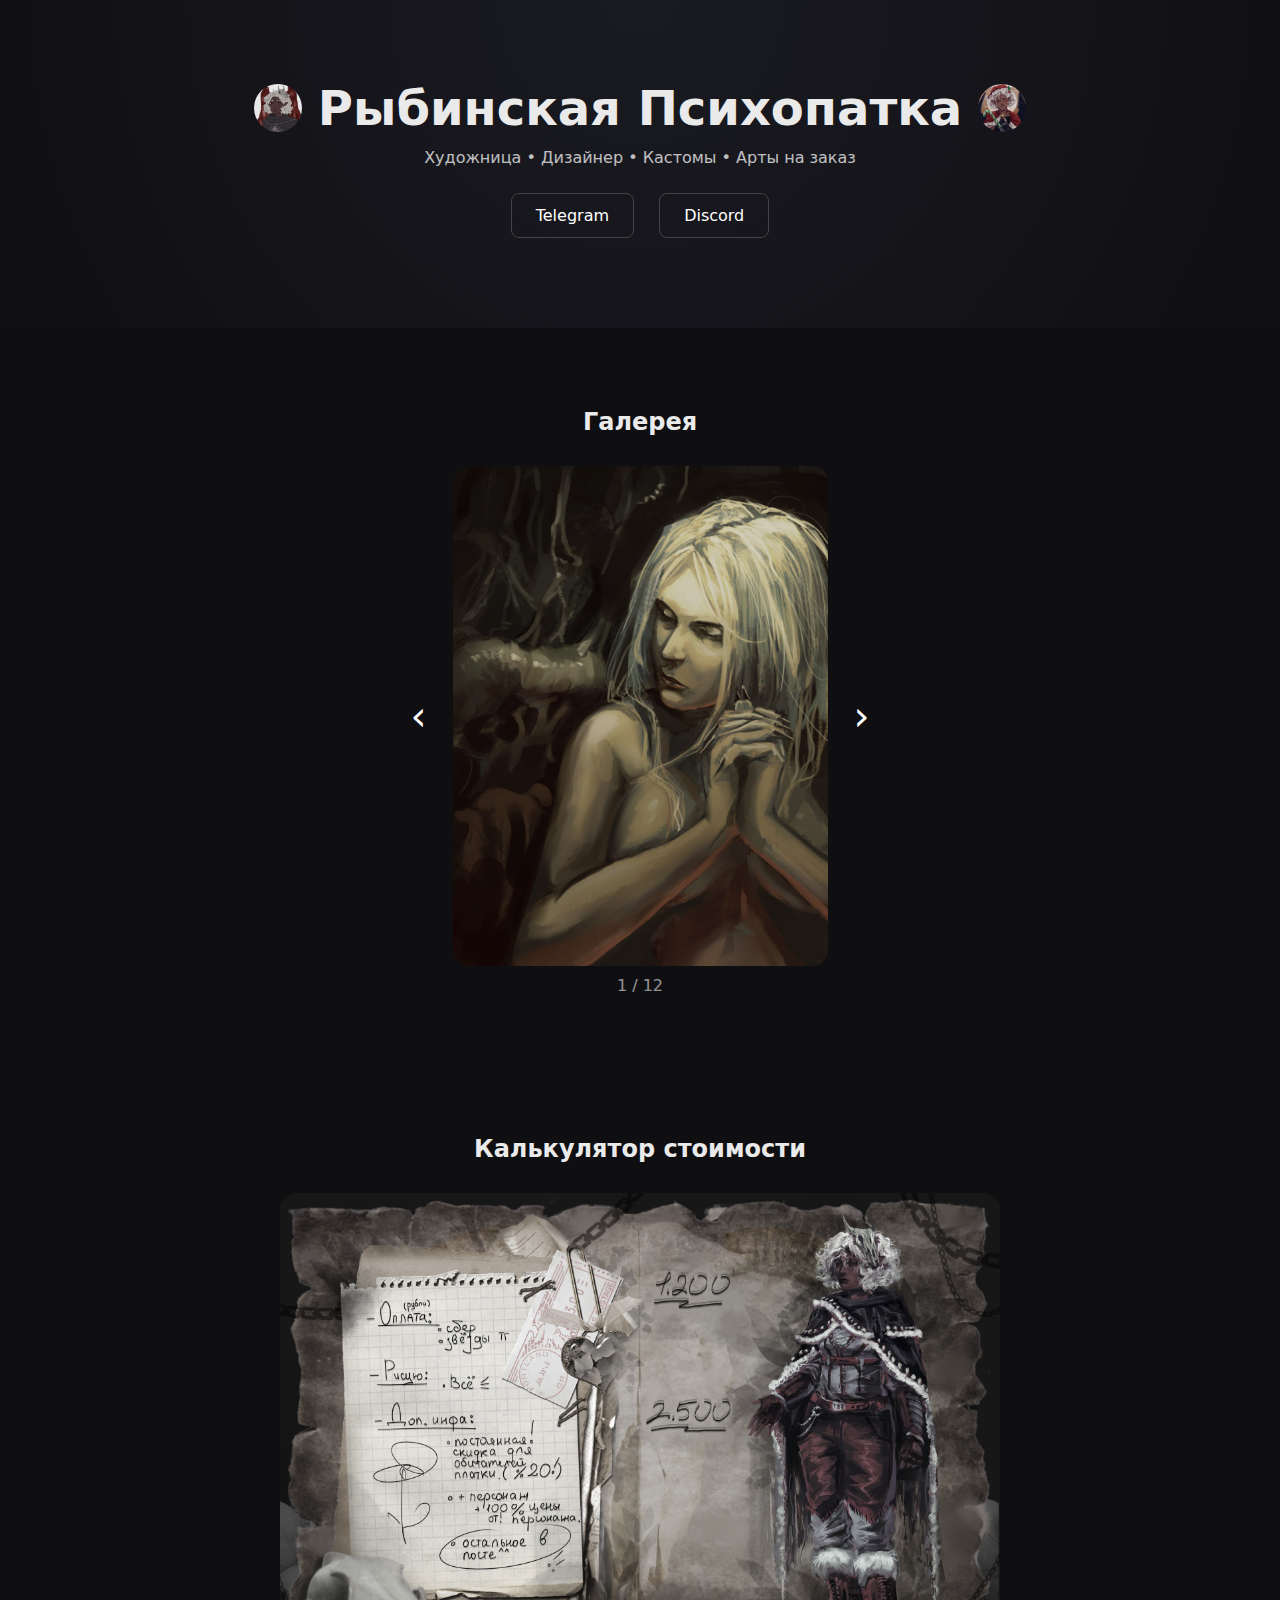
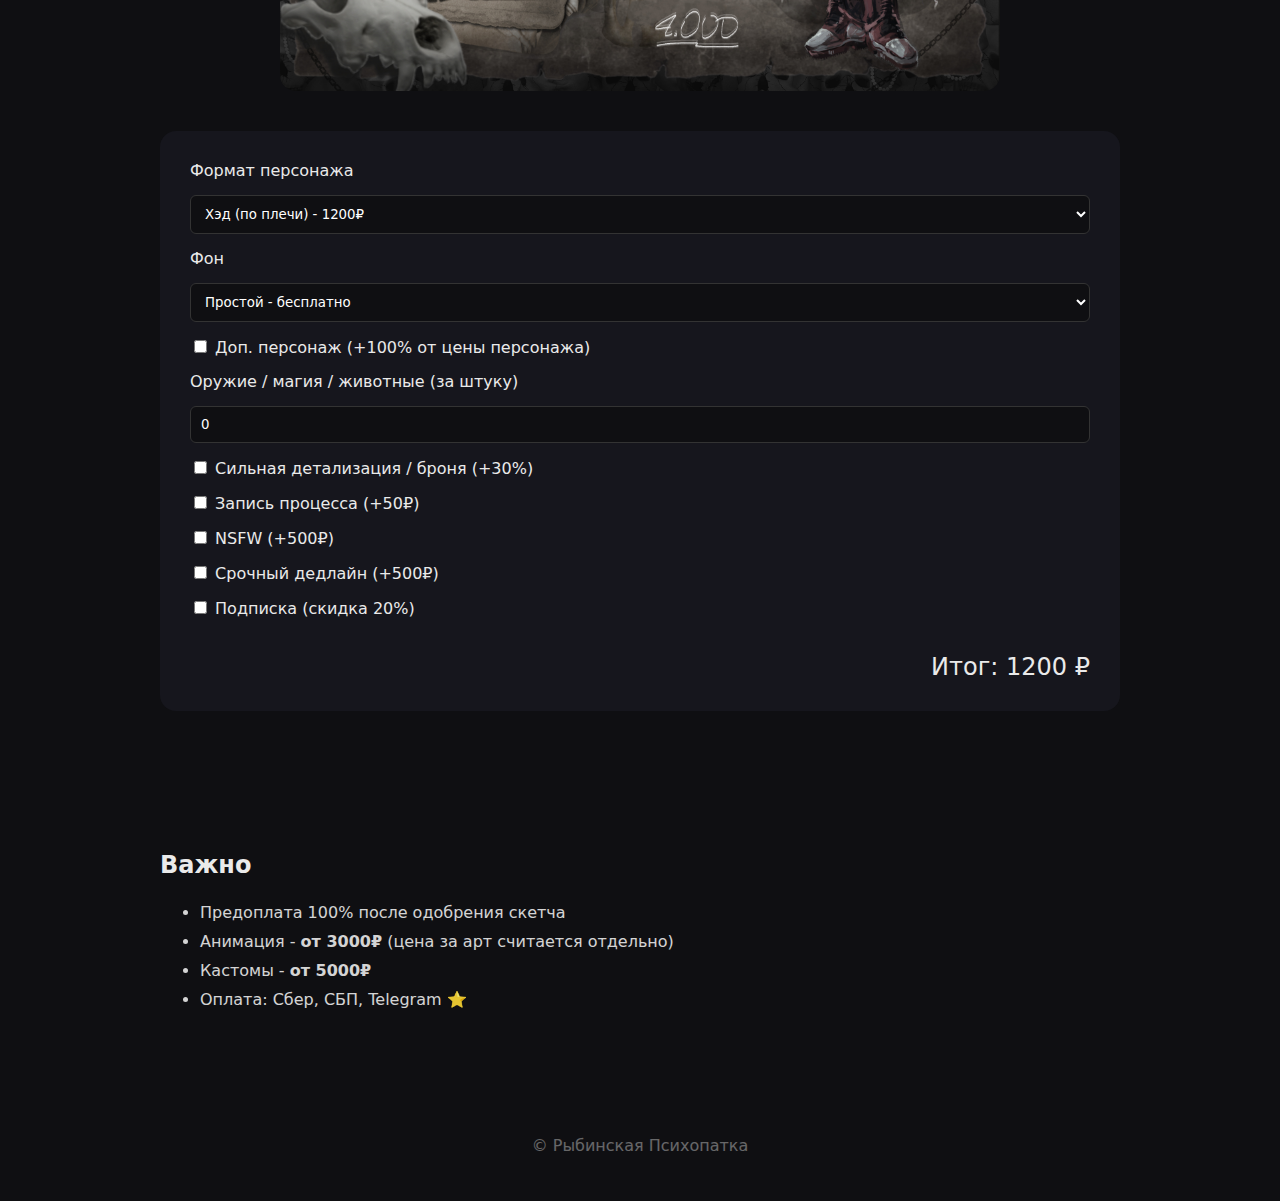
<file: index.html>
<!DOCTYPE html>
<html lang="ru">
<head>
    <meta charset="UTF-8">
    <title>Рыбинская Психопатка - портфолио</title>
    <meta name="viewport" content="width=device-width, initial-scale=1.0">
    <link rel="stylesheet" href="style.css">
</head>
<body>

<header class="hero">
    <div class="hero-title">
        <img src="pfp1.jpg" alt="pfp left" class="pfp">
        <h1>Рыбинская Психопатка</h1>
        <img src="pfp2.jpg" alt="pfp right" class="pfp">
    </div>

    <p>Художница • Дизайнер • Кастомы • Арты на заказ</p>

    <div class="contacts">
        <a href="https://t.me/zlodeykapass" target="_blank">Telegram</a>
        <a href="#" onclick="copyDiscord()">Discord</a>
    </div>
</header>

<section class="gallery-section">
    <h2>Галерея</h2>

    <div class="gallery">
        <button class="nav prev">‹</button>
        <img id="galleryImage" src="image1.jpg" alt="art">
        <button class="nav next">›</button>
    </div>

    <div class="gallery-counter" id="galleryCounter">1 / 12</div>
</section>

<section class="prices">
    <h2 class="prices-title">Калькулятор стоимости</h2>

    <img src="moneyImage1.jpg" alt="price info" class="money-image">

    <div class="calculator">
        <label>Формат персонажа</label>
        <select id="format">
            <option value="1200">Хэд (по плечи) - 1200₽</option>
            <option value="2500">Халф (по бедра) - 2500₽</option>
            <option value="4000">Фулл (полный рост) - 4000₽</option>
            <option value="500">Цветной скетч - 500₽</option>
        </select>

        <label>Фон</label>
        <select id="background">
            <option value="0">Простой - бесплатно</option>
            <option value="1500">Средняя детализация - 1500₽</option>
            <option value="4000">Большая детализация - 4000₽</option>
        </select>

        <label>
            <input type="checkbox" id="extraCharacter">
            Доп. персонаж (+100% от цены персонажа)
        </label>

        <label>Оружие / магия / животные (за штуку)</label>
        <input type="number" id="extras" min="0" value="0">

        <label>
            <input type="checkbox" id="heavyDetails">
            Сильная детализация / броня (+30%)
        </label>

        <label>
            <input type="checkbox" id="process">
            Запись процесса (+50₽)
        </label>

        <label>
            <input type="checkbox" id="nsfw">
            NSFW (+500₽)
        </label>

        <label>
            <input type="checkbox" id="deadline">
            Срочный дедлайн (+500₽)
        </label>

        <label>
            <input type="checkbox" id="discount">
            Подписка (скидка 20%)
        </label>

        <div class="total">
            Итог: <span id="totalPrice">0</span> ₽
        </div>
    </div>
</section>

<section class="info">
    <h2>Важно</h2>
    <ul>
        <li>Предоплата 100% после одобрения скетча</li>
        <li>Анимация - <b>от 3000₽</b> (цена за арт считается отдельно)</li>
        <li>Кастомы - <b>от 5000₽</b></li>
        <li>Оплата: Сбер, СБП, Telegram ⭐</li>
    </ul>
</section>

<footer>
    <p>© Рыбинская Психопатка</p>
</footer>

<script src="script.js"></script>
</body>
</html>
</file>
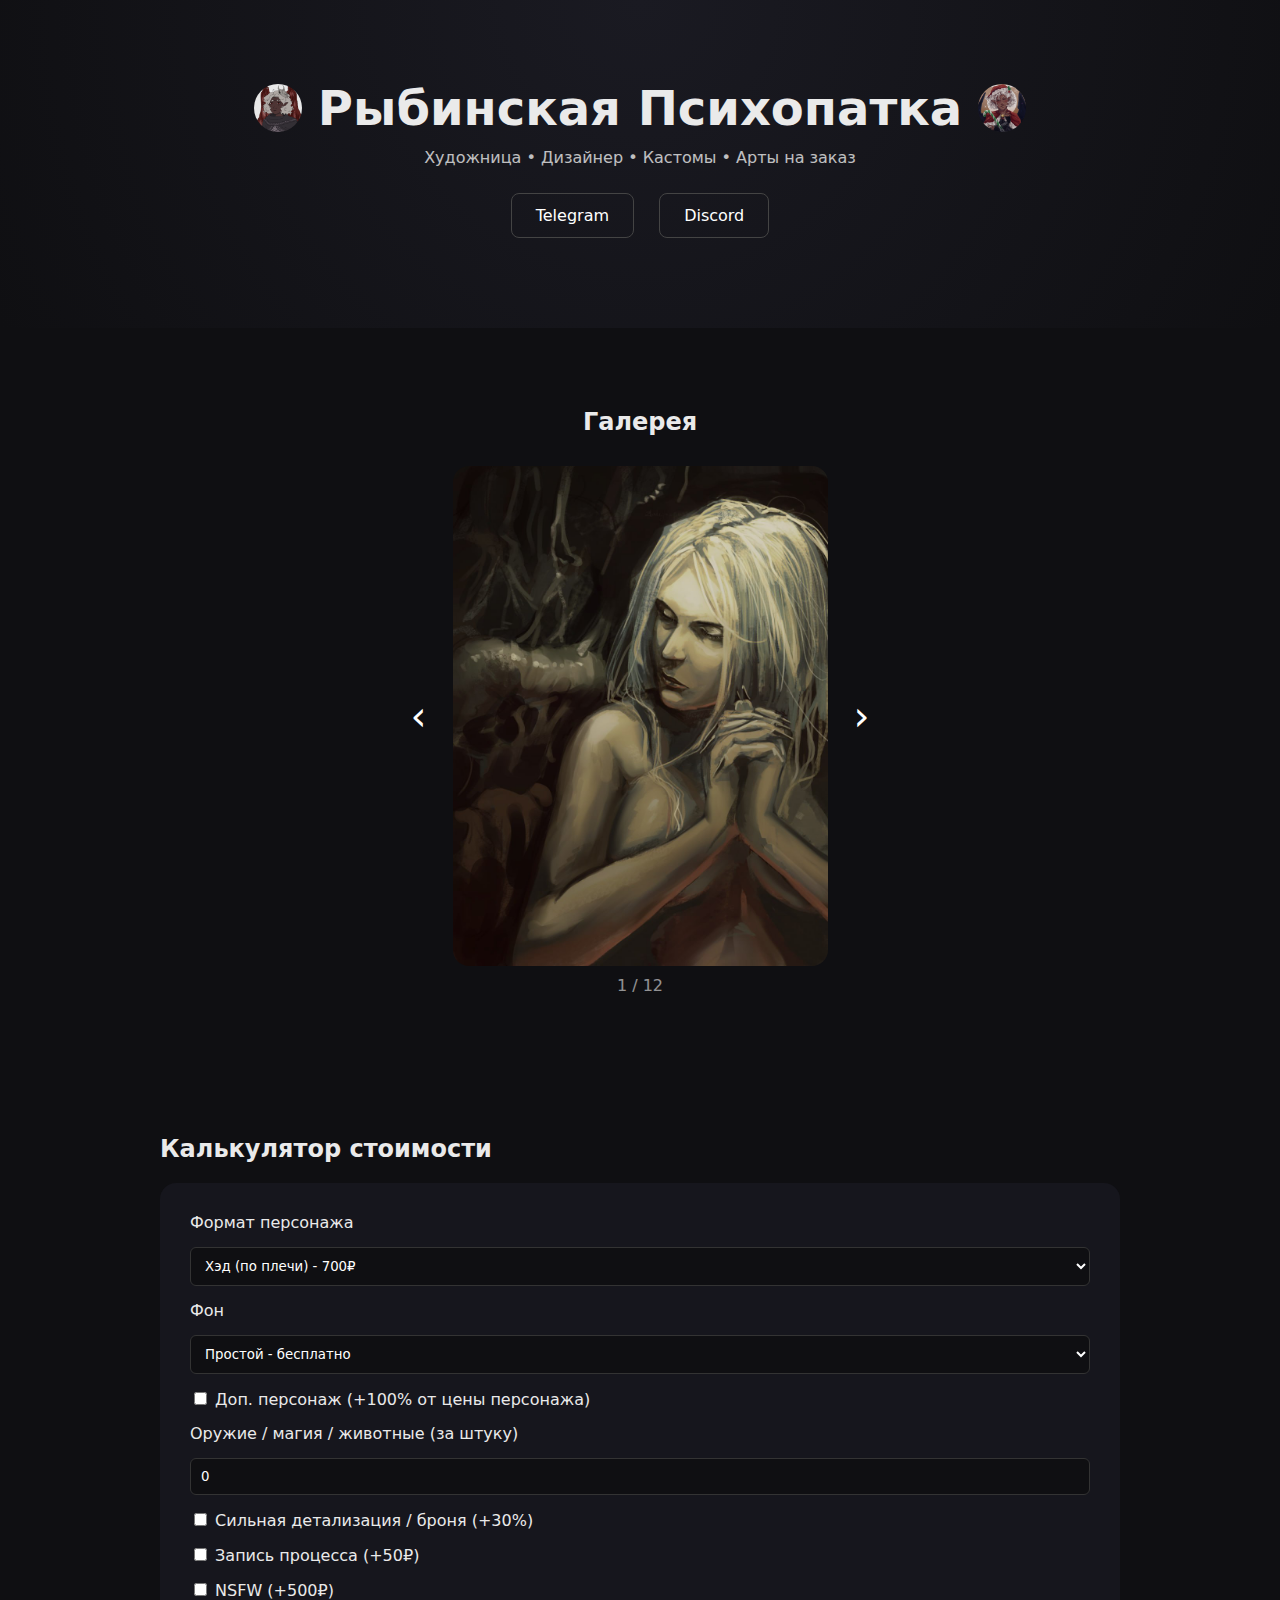
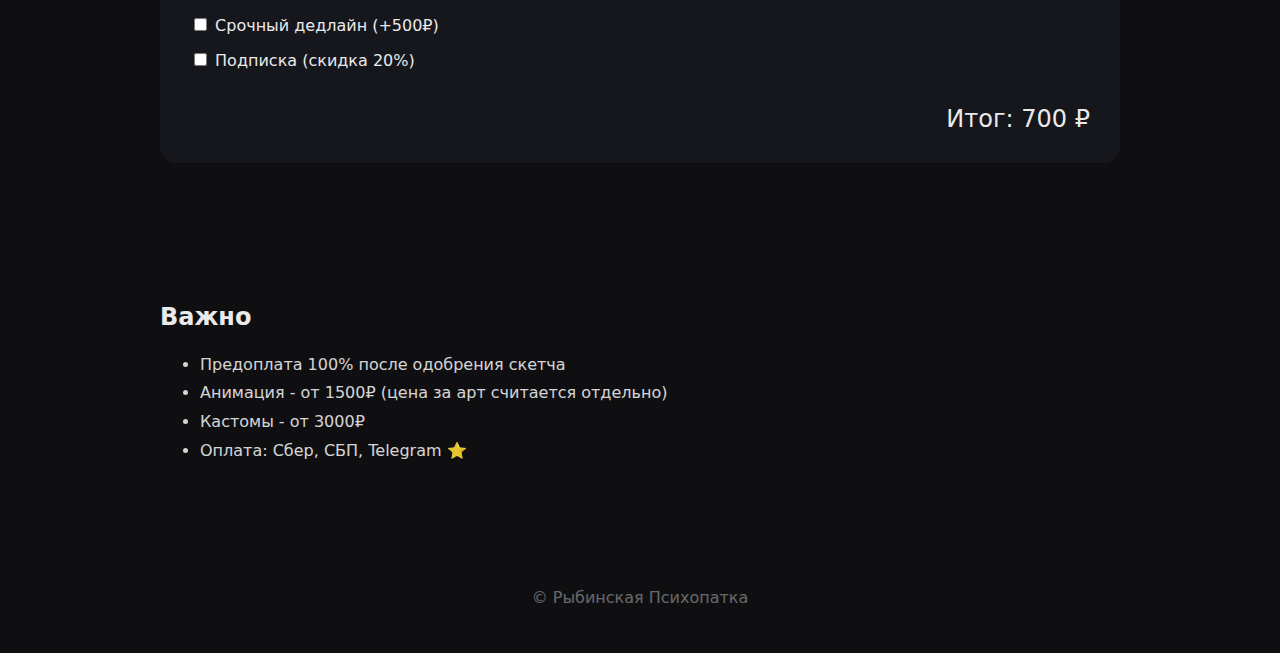
<file: main.html>
<!DOCTYPE html>
<html lang="ru">
<head>
    <meta charset="UTF-8">
    <title>Рыбинская Психопатка - портфолио</title>
    <meta name="viewport" content="width=device-width, initial-scale=1.0">
    <link rel="stylesheet" href="main.css">
</head>
<body>

<header class="hero">
    <div class="hero-title">
        <img src="pfp1.jpg" alt="pfp left" class="pfp">
        <h1>Рыбинская Психопатка</h1>
        <img src="pfp2.jpg" alt="pfp right" class="pfp">
    </div>

    <p>Художница • Дизайнер • Кастомы • Арты на заказ</p>

    <div class="contacts">
        <a href="https://t.me/zlodeykapass" target="_blank">Telegram</a>
        <a href="#" onclick="copyDiscord()">Discord</a>
    </div>
</header>

<section class="gallery-section">
    <h2>Галерея</h2>

    <div class="gallery">
        <button class="nav prev">‹</button>
        <img id="galleryImage" src="image1.jpg" alt="art">
        <button class="nav next">›</button>
    </div>

    <div class="gallery-counter" id="galleryCounter">1 / 12</div>
</section>

<section class="prices">
    <h2>Калькулятор стоимости</h2>

    <div class="calculator">
        <label>Формат персонажа</label>
        <select id="format">
            <option value="700">Хэд (по плечи) - 700₽</option>
            <option value="1200">Халф (по бедра) - 1200₽</option>
            <option value="2500">Фулл (полный рост) - 2500₽</option>
            <option value="500">Цветной скетч - 500₽</option>
        </select>

        <label>Фон</label>
        <select id="background">
            <option value="0">Простой - бесплатно</option>
            <option value="1000">Средняя детализация - 1000₽</option>
            <option value="3000">Большая детализация - 3000₽</option>
        </select>

        <label>
            <input type="checkbox" id="extraCharacter">
            Доп. персонаж (+100% от цены персонажа)
        </label>

        <label>Оружие / магия / животные (за штуку)</label>
        <input type="number" id="extras" min="0" value="0">

        <label>
            <input type="checkbox" id="heavyDetails">
            Сильная детализация / броня (+30%)
        </label>

        <label>
            <input type="checkbox" id="process">
            Запись процесса (+50₽)
        </label>

        <label>
            <input type="checkbox" id="nsfw">
            NSFW (+500₽)
        </label>

        <label>
            <input type="checkbox" id="deadline">
            Срочный дедлайн (+500₽)
        </label>

        <label>
            <input type="checkbox" id="discount">
            Подписка (скидка 20%)
        </label>

        <div class="total">
            Итог: <span id="totalPrice">0</span> ₽
        </div>
    </div>
</section>

<section class="info">
    <h2>Важно</h2>
    <ul>
        <li>Предоплата 100% после одобрения скетча</li>
        <li>Анимация - от 1500₽ (цена за арт считается отдельно)</li>
        <li>Кастомы - от 3000₽</li>
        <li>Оплата: Сбер, СБП, Telegram ⭐</li>
    </ul>
</section>

<footer>
    <p>© Рыбинская Психопатка</p>
</footer>

<script src="script.js"></script>
</body>
</html>
</file>
<file: style.css>
* {
    box-sizing: border-box;
    font-family: system-ui, sans-serif;
}

body {
    margin: 0;
    background: #0f0f12;
    color: #eaeaea;
}

.hero {
    padding: 80px 20px;
    text-align: center;
    background: radial-gradient(circle at top, #1a1a22, #0f0f12);
}

.hero-title {
    display: flex;
    align-items: center;
    justify-content: center;
    gap: 16px;
}

.hero-title h1 {
    margin: 0;
    font-size: 48px;
}

.pfp {
    width: 48px;
    height: 48px;
    object-fit: cover;
    border-radius: 50%;
    opacity: 0.9;
}

.hero p {
    opacity: 0.8;
    margin-top: 12px;
}

.contacts a {
    display: inline-block;
    margin: 10px;
    padding: 12px 24px;
    border: 1px solid #444;
    border-radius: 8px;
    text-decoration: none;
    color: #fff;
    transition: 0.2s;
}

.contacts a:hover {
    background: #222;
}

section {
    padding: 60px 20px;
    max-width: 1000px;
    margin: auto;
}

.gallery-section h2 {
    text-align: center;
    margin-bottom: 30px;
}

.gallery {
    display: flex;
    align-items: center;
    justify-content: center;
    gap: 20px;
}

.gallery img {
    max-width: 100%;
    max-height: 500px;
    border-radius: 16px;
}

.nav {
    background: none;
    border: none;
    font-size: 40px;
    color: #fff;
    cursor: pointer;
}

.gallery-counter {
    text-align: center;
    opacity: 0.6;
    margin-top: 10px;
}

/* КАЛЬКУЛЯТОР */

.prices-title {
    text-align: center;
    margin-bottom: 30px;
}

.money-image {
    display: block;
    max-width: 720px;
    width: 100%;
    margin: 0 auto 40px auto;
    border-radius: 16px;
}

.calculator {
    display: grid;
    gap: 15px;
    background: #16161d;
    padding: 30px;
    border-radius: 16px;
}

select,
input[type="number"] {
    padding: 10px;
    background: #0f0f12;
    border: 1px solid #333;
    color: #fff;
    border-radius: 6px;
}

label {
    display: block;
}

.total {
    font-size: 24px;
    margin-top: 20px;
    text-align: right;
}

.info ul {
    line-height: 1.8;
    opacity: 0.9;
}

footer {
    text-align: center;
    padding: 30px;
    opacity: 0.4;
}
</file>
<file: main.css>
* {
    box-sizing: border-box;
    font-family: system-ui, sans-serif;
}

body {
    margin: 0;
    background: #0f0f12;
    color: #eaeaea;
}

.hero {
    padding: 80px 20px;
    text-align: center;
    background: radial-gradient(circle at top, #1a1a22, #0f0f12);
}

.hero-title {
    display: flex;
    align-items: center;
    justify-content: center;
    gap: 16px;
}

.hero-title h1 {
    margin: 0;
    font-size: 48px;
}

.pfp {
    width: 48px;
    height: 48px;
    object-fit: cover;
    border-radius: 50%;
    opacity: 0.9;
}

.hero p {
    opacity: 0.8;
    margin-top: 12px;
}

.contacts a {
    display: inline-block;
    margin: 10px;
    padding: 12px 24px;
    border: 1px solid #444;
    border-radius: 8px;
    text-decoration: none;
    color: #fff;
    transition: 0.2s;
}

.contacts a:hover {
    background: #222;
}

section {
    padding: 60px 20px;
    max-width: 1000px;
    margin: auto;
}

.gallery-section h2 {
    text-align: center;
    margin-bottom: 30px;
}

.gallery {
    display: flex;
    align-items: center;
    justify-content: center;
    gap: 20px;
}

.gallery img {
    max-width: 100%;
    max-height: 500px;
    border-radius: 16px;
}

.nav {
    background: none;
    border: none;
    font-size: 40px;
    color: #fff;
    cursor: pointer;
}

.gallery-counter {
    text-align: center;
    opacity: 0.6;
    margin-top: 10px;
}

.calculator {
    display: grid;
    gap: 15px;
    background: #16161d;
    padding: 30px;
    border-radius: 16px;
}

select,
input[type="number"] {
    padding: 10px;
    background: #0f0f12;
    border: 1px solid #333;
    color: #fff;
    border-radius: 6px;
}

label {
    display: block;
}

.total {
    font-size: 24px;
    margin-top: 20px;
    text-align: right;
}

.info ul {
    line-height: 1.8;
    opacity: 0.9;
}

footer {
    text-align: center;
    padding: 30px;
    opacity: 0.4;
}
</file>
